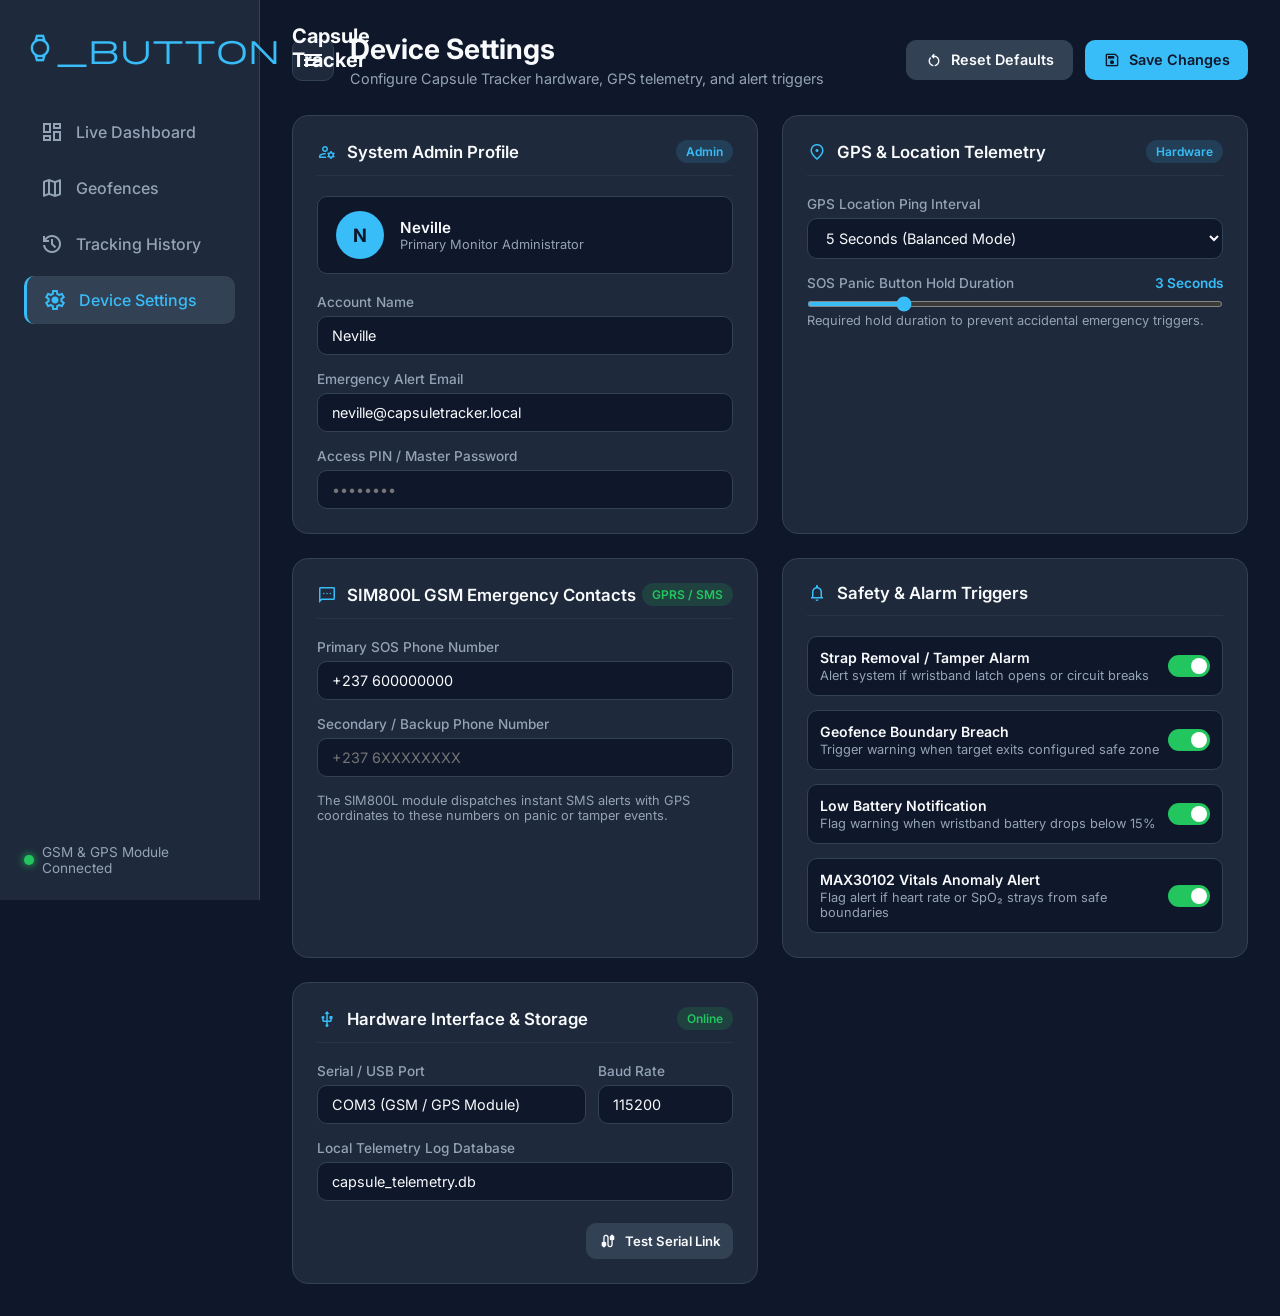
<file: Setting.html>
<!DOCTYPE html>
<html lang="en">
<head>
  <meta charset="UTF-8">
  <meta name="viewport" content="width=device-width, initial-scale=1.0">
  <title>Capsule Tracker | Device Settings</title>
  <!-- Google Fonts & Material Symbols -->
  <link rel="preconnect" href="https://fonts.googleapis.com">
  <link rel="stylesheet" href="https://fonts.googleapis.com/css2?family=Inter:wght@400;500;600;700&display=swap">
  <link rel="stylesheet" href="https://fonts.googleapis.com/css2?family=Material+Symbols+Outlined:opsz,wght,FILL,GRAD@24,400,0,0" />
  <link rel="stylesheet" href="Setting_style.css">
</head>
<body>
  <div class="app-layout">
    
    <!-- 1. SIDEBAR NAVIGATION -->
    <aside class="sidebar" id="sidebar">
      <div class="brand">
        <span class="material-symbols-outlined brand-icon">watch_button</span>
        <h2>Capsule Tracker</h2>
      </div>

      <nav class="nav-menu">
        <ul>
          <li>
            <a href="index.html"><span class="material-symbols-outlined">dashboard</span> Live Dashboard</a>
          </li>
          <li>
            <a href="Geofencing.html"><span class="material-symbols-outlined">map</span> Geofences</a>
          </li>
          <li>
            <a href="Tracking_History.html"><span class="material-symbols-outlined">history</span> Tracking History</a>
          </li>
          <li class="active">
            <a href="Setting.html"><span class="material-symbols-outlined">settings</span> Device Settings</a>
          </li>
        </ul>
      </nav>

      <div class="sidebar-footer">
        <span class="status-dot online"></span> GSM & GPS Module Connected
      </div>
    </aside>

    <!-- 2. MAIN SETTINGS CONTENT -->
    <main class="main-content">
      
      <!-- TOP HEADER WITH SIDEBAR TOGGLE & ACTIONS -->
      <header class="top-header">
        <div class="header-left">
          <button id="sidebarToggle" class="btn-toggle" aria-label="Toggle Navigation">
            <span class="material-symbols-outlined">menu</span>
          </button>

          <div class="header-title">
            <h1>Device Settings</h1>
            <p>Configure Capsule Tracker hardware, GPS telemetry, and alert triggers</p>
          </div>
        </div>

        <div class="header-actions">
          <button class="btn btn-secondary" id="resetDefaultsBtn" type="button">
            <span class="material-symbols-outlined">restart_alt</span> Reset Defaults
          </button>
          <button class="btn btn-primary" form="settings-form" type="submit">
            <span class="material-symbols-outlined">save</span> Save Changes
          </button>
        </div>
      </header>

      <!-- SETTINGS FORM GRID -->
      <form id="settings-form" class="settings-grid">
        
        <!-- SECTION 1: SYSTEM ADMIN PROFILE -->
        <article class="card settings-card">
          <div class="card-header">
            <h3><span class="material-symbols-outlined header-icon">manage_accounts</span> System Admin Profile</h3>
            <span class="badge badge-info">Admin</span>
          </div>
          
          <div class="profile-header-inline">
            <div class="avatar-container">
              <div class="avatar-placeholder" id="avatarText">N</div>
            </div>
            <div class="profile-details">
              <h4 id="profileDisplayName">Neville</h4>
              <p class="text-muted">Primary Monitor Administrator</p>
            </div>
          </div>

          <div class="form-container">
            <div class="form-group">
              <label for="admin-name">Account Name</label>
              <input type="text" id="admin-name" class="form-input" value="Neville">
            </div>

            <div class="form-group">
              <label for="admin-email">Emergency Alert Email</label>
              <input type="email" id="admin-email" class="form-input" value="neville@capsuletracker.local">
            </div>

            <div class="form-group">
              <label for="admin-password">Access PIN / Master Password</label>
              <input type="password" id="admin-password" class="form-input" placeholder="••••••••">
            </div>
          </div>
        </article>

        <!-- SECTION 2: GPS TELEMETRY & HARDWARE -->
        <article class="card settings-card">
          <div class="card-header">
            <h3><span class="material-symbols-outlined header-icon">location_on</span> GPS & Location Telemetry</h3>
            <span class="badge badge-info">Hardware</span>
          </div>

          <div class="form-container">
            <div class="form-group">
              <label for="gps-ping">GPS Location Ping Interval</label>
              <select id="gps-ping" class="form-input form-select">
                <option value="1">1 Second (Real-Time Dynamic)</option>
                <option value="5" selected>5 Seconds (Balanced Mode)</option>
                <option value="15">15 Seconds (Power Saver)</option>
              </select>
            </div>

            <div class="form-group">
              <div class="slider-header">
                <label for="sos-delay">SOS Panic Button Hold Duration</label>
                <span class="slider-value" id="sos-val">3 Seconds</span>
              </div>
              <input type="range" id="sos-delay" class="form-range" min="1" max="10" value="3">
              <span class="text-muted">Required hold duration to prevent accidental emergency triggers.</span>
            </div>
          </div>
        </article>

        <!-- SECTION 3: SIM800L EMERGENCY SMS CONTACTS -->
        <article class="card settings-card">
          <div class="card-header">
            <h3><span class="material-symbols-outlined header-icon">sms</span> SIM800L GSM Emergency Contacts</h3>
            <span class="badge badge-success">GPRS / SMS</span>
          </div>

          <div class="form-container">
            <div class="form-group">
              <label for="primary-phone">Primary SOS Phone Number</label>
              <input type="tel" id="primary-phone" class="form-input" value="+237 600000000" placeholder="+237 6XXXXXXXX">
            </div>

            <div class="form-group">
              <label for="secondary-phone">Secondary / Backup Phone Number</label>
              <input type="tel" id="secondary-phone" class="form-input" placeholder="+237 6XXXXXXXX">
            </div>

            <span class="text-muted">The SIM800L module dispatches instant SMS alerts with GPS coordinates to these numbers on panic or tamper events.</span>
          </div>
        </article>

        <!-- SECTION 4: SAFETY & SENSOR ALARM TRIGGERS -->
        <article class="card settings-card">
          <div class="card-header">
            <h3><span class="material-symbols-outlined header-icon">notifications</span> Safety & Alarm Triggers</h3>
          </div>

          <div class="toggle-list">
            
            <div class="toggle-item">
              <div class="toggle-info">
                <h4>Strap Removal / Tamper Alarm</h4>
                <p class="text-muted">Alert system if wristband latch opens or circuit breaks</p>
              </div>
              <label class="toggle-switch">
                <input type="checkbox" id="tamperAlarm" checked>
                <span class="slider"></span>
              </label>
            </div>

            <div class="toggle-item">
              <div class="toggle-info">
                <h4>Geofence Boundary Breach</h4>
                <p class="text-muted">Trigger warning when target exits configured safe zone</p>
              </div>
              <label class="toggle-switch">
                <input type="checkbox" id="geofenceAlert" checked>
                <span class="slider"></span>
              </label>
            </div>

            <div class="toggle-item">
              <div class="toggle-info">
                <h4>Low Battery Notification</h4>
                <p class="text-muted">Flag warning when wristband battery drops below 15%</p>
              </div>
              <label class="toggle-switch">
                <input type="checkbox" id="batteryAlert" checked>
                <span class="slider"></span>
              </label>
            </div>

            <div class="toggle-item">
              <div class="toggle-info">
                <h4>MAX30102 Vitals Anomaly Alert</h4>
                <p class="text-muted">Flag alert if heart rate or SpO₂ strays from safe boundaries</p>
              </div>
              <label class="toggle-switch">
                <input type="checkbox" id="vitalsAlert" checked>
                <span class="slider"></span>
              </label>
            </div>

          </div>
        </article>

        <!-- SECTION 5: SERIAL LINK & STORAGE -->
        <article class="card settings-card">
          <div class="card-header">
            <h3><span class="material-symbols-outlined header-icon">usb</span> Hardware Interface & Storage</h3>
            <span class="badge badge-success" id="dongleStatusBadge">Online</span>
          </div>

          <div class="form-container">
            <div class="form-row">
              <div class="form-group flex-2">
                <label for="com-port">Serial / USB Port</label>
                <input type="text" id="com-port" class="form-input" value="COM3 (GSM / GPS Module)">
              </div>
              <div class="form-group flex-1">
                <label for="baud-rate">Baud Rate</label>
                <input type="text" id="baud-rate" class="form-input" value="115200">
              </div>
            </div>

            <div class="form-group">
              <label for="db-name">Local Telemetry Log Database</label>
              <input type="text" id="db-name" class="form-input" value="capsule_telemetry.db">
            </div>

            <div class="db-action-row">
              <button type="button" class="btn btn-secondary btn-sm" id="testSerialBtn">
                <span class="material-symbols-outlined">cable</span> Test Serial Link
              </button>
            </div>
          </div>
        </article>

      </form>
    </main>
  </div>

  <!-- Toast Container for User Feedback -->
  <div id="toastContainer" class="toast-container"></div>

  <script src="setting.js"></script>
</body>
</html>
</file>
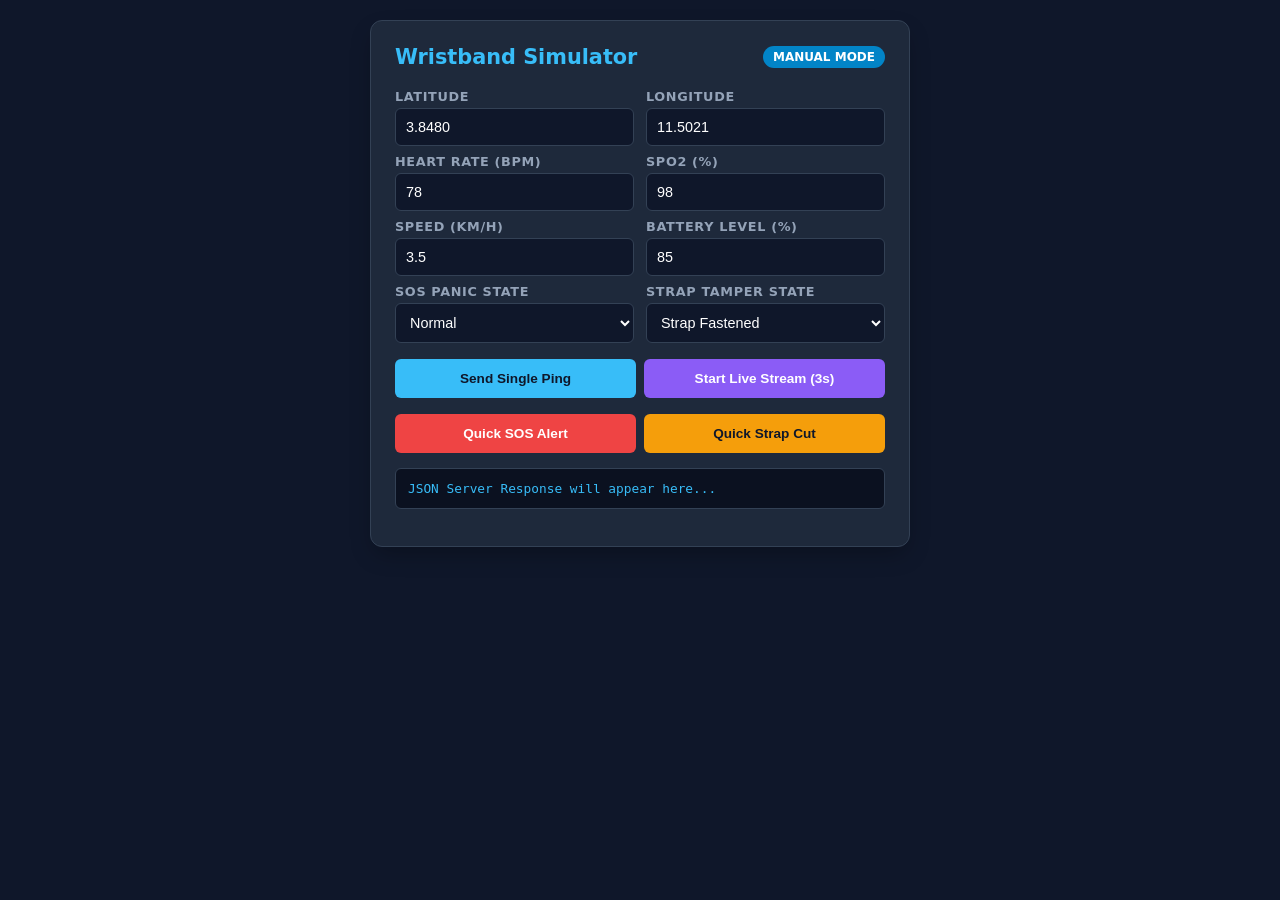
<file: simulator.html>
<!DOCTYPE html>
<html lang="en">
<head>
  <meta charset="UTF-8">
  <meta name="viewport" content="width=device-width, initial-scale=1.0">
  <title>Capsule Tracker | Telemetry Simulator</title>
  <style>
    :root {
      --bg: #0f172a;
      --card-bg: #1e293b;
      --border: #334155;
      --accent: #38bdf8;
      --danger: #ef4444;
      --warning: #f59e0b;
      --success: #10b981;
      --text: #f8fafc;
      --subtext: #94a3b8;
    }
    body {
      font-family: 'Segoe UI', system-ui, -apple-system, sans-serif;
      background: var(--bg);
      color: var(--text);
      padding: 20px;
      margin: 0;
      display: flex;
      justify-content: center;
    }
    .container {
      width: 100%;
      max-width: 540px;
      display: flex;
      flex-direction: column;
      gap: 16px;
    }
    .card {
      background: var(--card-bg);
      padding: 24px;
      border-radius: 12px;
      border: 1px solid var(--border);
      box-shadow: 0 10px 25px -5px rgba(0,0,0,0.3);
    }
    .header-flex {
      display: flex;
      align-items: center;
      justify-content: space-between;
      margin-bottom: 12px;
    }
    h2 {
      margin: 0;
      color: var(--accent);
      font-size: 1.3rem;
    }
    .badge {
      font-size: 0.75rem;
      padding: 4px 10px;
      border-radius: 20px;
      background: #0284c7;
      color: #fff;
      font-weight: 600;
    }
    .badge.active {
      background: var(--success);
      animation: pulse 1.5s infinite;
    }
    @keyframes pulse {
      0% { opacity: 1; }
      50% { opacity: 0.4; }
      100% { opacity: 1; }
    }
    .grid {
      display: grid;
      grid-template-columns: 1fr 1fr;
      gap: 12px;
    }
    label {
      display: block;
      margin-top: 8px;
      color: var(--subtext);
      font-size: 0.8rem;
      font-weight: 600;
      text-transform: uppercase;
      letter-spacing: 0.05em;
    }
    input, select {
      width: 100%;
      padding: 10px;
      margin-top: 4px;
      background: #0f172a;
      border: 1px solid var(--border);
      color: #fff;
      border-radius: 6px;
      box-sizing: border-box;
      font-size: 0.9rem;
    }
    input:focus, select:focus {
      outline: none;
      border-color: var(--accent);
    }
    .btn-group {
      display: flex;
      gap: 8px;
      margin-top: 16px;
    }
    button {
      flex: 1;
      padding: 12px;
      border: none;
      font-weight: bold;
      border-radius: 6px;
      cursor: pointer;
      transition: all 0.2s ease;
      font-size: 0.85rem;
    }
    .btn-primary { background: var(--accent); color: #0f172a; }
    .btn-primary:hover { background: #0284c7; color: #fff; }
    .btn-danger { background: var(--danger); color: #fff; }
    .btn-danger:hover { background: #dc2626; }
    .btn-warning { background: var(--warning); color: #0f172a; }
    .btn-warning:hover { background: #d97706; }
    .btn-stream { background: #8b5cf6; color: #fff; }
    .btn-stream.active { background: var(--danger); }
    
    pre {
      background: #0b1120;
      padding: 12px;
      border-radius: 6px;
      font-size: 0.8rem;
      overflow-x: auto;
      margin-top: 15px;
      border: 1px solid var(--border);
      color: #38bdf8;
      max-height: 180px;
    }
  </style>
</head>
<body>
  <div class="container">
    <div class="card">
      <div class="header-flex">
        <h2>Wristband Simulator</h2>
        <span id="statusBadge" class="badge">MANUAL MODE</span>
      </div>

      <form id="simForm">
        <div class="grid">
          <div>
            <label>Latitude</label>
            <input type="text" id="lat" value="3.8480">
          </div>
          <div>
            <label>Longitude</label>
            <input type="text" id="lng" value="11.5021">
          </div>
        </div>

        <div class="grid">
          <div>
            <label>Heart Rate (BPM)</label>
            <input type="number" id="hr" value="78">
          </div>
          <div>
            <label>SpO2 (%)</label>
            <input type="number" id="spo2" value="98">
          </div>
        </div>

        <div class="grid">
          <div>
            <label>Speed (km/h)</label>
            <input type="number" step="0.1" id="speed" value="3.5">
          </div>
          <div>
            <label>Battery Level (%)</label>
            <input type="number" id="battery" value="85">
          </div>
        </div>

        <div class="grid">
          <div>
            <label>SOS Panic State</label>
            <select id="sos">
              <option value="0">Normal</option>
              <option value="1">🚨 SOS Triggered!</option>
            </select>
          </div>
          <div>
            <label>Strap Tamper State</label>
            <select id="tamper">
              <option value="0">Strap Fastened</option>
              <option value="1">⚠️ Strap Cut / Removed!</option>
            </select>
          </div>
        </div>

        <!-- Action Buttons -->
        <div class="btn-group">
          <button type="submit" class="btn-primary">Send Single Ping</button>
          <button type="button" id="streamBtn" class="btn-stream">Start Live Stream (3s)</button>
        </div>

        <div class="btn-group">
          <button type="button" id="sosPresetBtn" class="btn-danger">Quick SOS Alert</button>
          <button type="button" id="tamperPresetBtn" class="btn-warning">Quick Strap Cut</button>
        </div>
      </form>

      <pre id="responseOutput">JSON Server Response will appear here...</pre>
    </div>
  </div>

  <script>
    let streamTimer = null;

    // Helper function to build JSON payload
    function getPayload() {
      return {
        device_id: 'WRISTBAND_01',
        latitude: parseFloat(document.getElementById('lat').value),
        longitude: parseFloat(document.getElementById('lng').value),
        speed: parseFloat(document.getElementById('speed').value),
        heart_rate: parseInt(document.getElementById('hr').value),
        spo2: parseInt(document.getElementById('spo2').value),
        battery_level: parseInt(document.getElementById('battery').value),
        sos_active: parseInt(document.getElementById('sos').value),
        tamper_status: parseInt(document.getElementById('tamper').value)
      };
    }

    // Core HTTP POST function targeting ingest_telemetry.php
    async function sendTelemetry(isAutomated = false) {
      const output = document.getElementById('responseOutput');
      if (!isAutomated) output.textContent = 'Sending telemetry ping...';

      const payload = getPayload();

      try {
        const res = await fetch('ingest_telemetry.php', {
          method: 'POST',
          headers: { 'Content-Type': 'application/json' },
          body: JSON.stringify(payload)
        });
        const result = await res.json();
        
        output.textContent = "Payload Sent:\n" + JSON.stringify(payload, null, 2) + 
                           "\n\nServer Response:\n" + JSON.stringify(result, null, 2);

      } catch (err) {
        output.textContent = 'Connection Error: ' + err.message;
      }
    }

    // 1. Manual Submit Form
    document.getElementById('simForm').addEventListener('submit', (e) => {
      e.preventDefault();
      sendTelemetry();
    });

    // 2. Toggle Live Stream Mode (Simulates walking / GPS movement)
    const streamBtn = document.getElementById('streamBtn');
    const statusBadge = document.getElementById('statusBadge');

    streamBtn.addEventListener('click', () => {
      if (streamTimer) {
        // Stop Streaming
        clearInterval(streamTimer);
        streamTimer = null;
        streamBtn.textContent = 'Start Live Stream (3s)';
        streamBtn.classList.remove('active');
        statusBadge.textContent = 'MANUAL MODE';
        statusBadge.classList.remove('active');
      } else {
        // Start Streaming
        streamBtn.textContent = 'Stop Streaming';
        streamBtn.classList.add('active');
        statusBadge.textContent = 'LIVE STREAMING';
        statusBadge.classList.add('active');

        sendTelemetry(true);

        streamTimer = setInterval(() => {
          // Add small random GPS drift (approx. 5-15 meters)
          const currentLat = parseFloat(document.getElementById('lat').value);
          const currentLng = parseFloat(document.getElementById('lng').value);

          document.getElementById('lat').value = (currentLat + (Math.random() - 0.5) * 0.0003).toFixed(6);
          document.getElementById('lng').value = (currentLng + (Math.random() - 0.5) * 0.0003).toFixed(6);

          sendTelemetry(true);
        }, 3000);
      }
    });

    // 3. Preset Action: Immediate Panic SOS
    document.getElementById('sosPresetBtn').addEventListener('click', () => {
      document.getElementById('sos').value = "1";
      sendTelemetry();
      setTimeout(() => { document.getElementById('sos').value = "0"; }, 2000);
    });

    // 4. Preset Action: Immediate Strap Tamper
    document.getElementById('tamperPresetBtn').addEventListener('click', () => {
      document.getElementById('tamper').value = "1";
      sendTelemetry();
      setTimeout(() => { document.getElementById('tamper').value = "0"; }, 2000);
    });
  </script>
</body>
</html>
</file>
<file: Setting_style.css>
/* ==========================================================================
   1. DESIGN SYSTEM & VARIABLES
   ========================================================================== */
:root {
  /* Dark Theme Color Palette */
  --bg-dark: #0f172a;          /* Deep slate background */
  --bg-card: #1e293b;          /* Elevated card surface */
  --bg-card-hover: #334155;    /* Hover state for cards */
  --border-color: #334155;     /* Subtle borders */
  
  /* Text Colors */
  --text-main: #f8fafc;        /* High contrast primary text */
  --text-muted: #94a3b8;       /* Secondary/label text */
  
  /* Status & Accent Colors */
  --accent-primary: #38bdf8;   /* Cyan highlight */
  --status-success: #22c55e;   /* Normal / Online Green */
  --status-warning: #f59e0b;   /* Caution / Battery Amber */
  --status-danger: #ef4444;    /* Tamper / SOS Red */
  
  /* Layout & Sizing */
  --sidebar-width: 260px;
  --radius-lg: 16px;
  --radius-md: 10px;
  --radius-sm: 6px;
  --transition: all 0.3s cubic-bezier(0.4, 0, 0.2, 1);
}

/* ==========================================================================
   2. BASE RESETS & APP SHELL
   ========================================================================== */
* {
  margin: 0;
  padding: 0;
  box-sizing: border-box;
  font-family: 'Inter', system-ui, -apple-system, sans-serif;
}

body {
  background-color: var(--bg-dark);
  color: var(--text-main);
  min-height: 100vh;
  overflow-x: hidden;
}

.app-layout {
  display: flex;
  min-height: 100vh;
}

/* ==========================================================================
   3. SIDEBAR NAVIGATION & OVERLAY
   ========================================================================== */
.sidebar {
  width: var(--sidebar-width);
  background-color: var(--bg-card);
  border-right: 1px solid var(--border-color);
  display: flex;
  flex-direction: column;
  padding: 24px;
  position: fixed;
  height: 100vh;
  top: 0;
  left: 0;
  z-index: 1000;
  transition: var(--transition);
}

.brand {
  display: flex;
  align-items: center;
  gap: 12px;
  margin-bottom: 36px;
  color: var(--accent-primary);
}

.brand-icon {
  font-size: 32px;
}

.brand h2 {
  font-size: 1.25rem;
  font-weight: 700;
  color: var(--text-main);
}

.nav-menu ul {
  list-style: none;
  display: flex;
  flex-direction: column;
  gap: 8px;
}

.nav-menu a {
  display: flex;
  align-items: center;
  gap: 12px;
  padding: 12px 16px;
  color: var(--text-muted);
  text-decoration: none;
  border-radius: var(--radius-md);
  font-weight: 500;
  transition: var(--transition);
}

.nav-menu li.active a,
.nav-menu a:hover {
  background-color: var(--bg-card-hover);
  color: var(--text-main);
}

.nav-menu li.active a {
  color: var(--accent-primary);
  border-left: 3px solid var(--accent-primary);
}

.sidebar-footer {
  margin-top: auto;
  display: flex;
  align-items: center;
  gap: 8px;
  font-size: 0.85rem;
  color: var(--text-muted);
}

.status-dot {
  width: 10px;
  height: 10px;
  border-radius: 50%;
}

.status-dot.online {
  background-color: var(--status-success);
  box-shadow: 0 0 8px var(--status-success);
}

.sidebar-overlay {
  display: none;
  position: fixed;
  top: 0;
  left: 0;
  width: 100vw;
  height: 100vh;
  background-color: rgba(15, 23, 42, 0.75);
  backdrop-filter: blur(4px);
  z-index: 999;
}

.sidebar-overlay.active {
  display: block;
}

/* ==========================================================================
   4. MAIN CONTENT & HEADER
   ========================================================================== */
.main-content {
  margin-left: var(--sidebar-width);
  flex: 1;
  padding: 32px;
  transition: var(--transition);
}

.top-header {
  display: flex;
  justify-content: space-between;
  align-items: center;
  margin-bottom: 28px;
  gap: 16px;
}

.header-left {
  display: flex;
  align-items: center;
  gap: 16px;
}

.btn-toggle {
  background-color: var(--bg-card);
  border: 1px solid var(--border-color);
  color: var(--text-main);
  width: 42px;
  height: 42px;
  border-radius: var(--radius-md);
  display: flex;
  align-items: center;
  justify-content: center;
  cursor: pointer;
  transition: var(--transition);
}

.btn-toggle:hover {
  background-color: var(--bg-card-hover);
  color: var(--accent-primary);
}

.header-title h1 {
  font-size: 1.75rem;
  font-weight: 700;
}

.header-title p {
  color: var(--text-muted);
  font-size: 0.9rem;
  margin-top: 4px;
}

.header-actions {
  display: flex;
  gap: 12px;
}

/* ==========================================================================
   5. SETTINGS GRID & CARDS
   ========================================================================== */
.settings-grid {
  display: grid;
  grid-template-columns: repeat(auto-fit, minmax(380px, 1fr));
  gap: 24px;
}

.card {
  background-color: var(--bg-card);
  border: 1px solid var(--border-color);
  border-radius: var(--radius-lg);
  padding: 24px;
  display: flex;
  flex-direction: column;
}

.card-header {
  display: flex;
  justify-content: space-between;
  align-items: center;
  margin-bottom: 20px;
  border-bottom: 1px solid rgba(255, 255, 255, 0.05);
  padding-bottom: 12px;
}

.card-header h3 {
  font-size: 1.05rem;
  font-weight: 600;
  display: flex;
  align-items: center;
  gap: 10px;
  color: var(--text-main);
}

.header-icon {
  color: var(--accent-primary);
  font-size: 20px;
}

.badge {
  padding: 4px 10px;
  border-radius: 20px;
  font-size: 0.75rem;
  font-weight: 600;
}

.badge-info {
  background-color: rgba(56, 189, 248, 0.15);
  color: var(--accent-primary);
}

.badge-success {
  background-color: rgba(34, 197, 94, 0.15);
  color: var(--status-success);
}

/* Profile Section */
.profile-header-inline {
  display: flex;
  align-items: center;
  gap: 16px;
  margin-bottom: 20px;
  background-color: var(--bg-dark);
  padding: 14px 18px;
  border-radius: var(--radius-md);
  border: 1px solid var(--border-color);
}

.avatar-placeholder {
  width: 48px;
  height: 48px;
  border-radius: 50%;
  background-color: var(--accent-primary);
  color: var(--bg-dark);
  display: flex;
  align-items: center;
  justify-content: center;
  font-weight: 700;
  font-size: 1.15rem;
}

.profile-details h4 {
  font-size: 0.95rem;
  font-weight: 600;
}

/* ==========================================================================
   6. FORM CONTROLS & INPUTS
   ========================================================================== */
.form-container {
  display: flex;
  flex-direction: column;
  gap: 16px;
}

.form-row {
  display: flex;
  gap: 12px;
}

.flex-1 { flex: 1; }
.flex-2 { flex: 2; }

.form-group {
  display: flex;
  flex-direction: column;
  gap: 6px;
}

.form-group label {
  font-size: 0.85rem;
  color: var(--text-muted);
  font-weight: 500;
}

.form-input {
  background-color: var(--bg-dark);
  border: 1px solid var(--border-color);
  border-radius: var(--radius-md);
  padding: 10px 14px;
  color: var(--text-main);
  font-size: 0.9rem;
  outline: none;
  transition: var(--transition);
  width: 100%;
}

.form-input:focus {
  border-color: var(--accent-primary);
  box-shadow: 0 0 0 2px rgba(56, 189, 248, 0.2);
}

.form-select {
  cursor: pointer;
}

.slider-header {
  display: flex;
  justify-content: space-between;
  align-items: center;
}

.slider-value {
  font-size: 0.85rem;
  color: var(--accent-primary);
  font-weight: 600;
}

.form-range {
  accent-color: var(--accent-primary);
  height: 6px;
  background: var(--bg-dark);
  border-radius: var(--radius-sm);
  cursor: pointer;
  margin-top: 4px;
}

/* Toggle Switches */
.toggle-list {
  display: flex;
  flex-direction: column;
  gap: 14px;
}

.toggle-item {
  display: flex;
  justify-content: space-between;
  align-items: center;
  padding: 12px;
  background-color: var(--bg-dark);
  border-radius: var(--radius-md);
  border: 1px solid var(--border-color);
}

.toggle-info h4 {
  font-size: 0.88rem;
  font-weight: 600;
  margin-bottom: 2px;
}

.toggle-switch {
  position: relative;
  display: inline-block;
  width: 42px;
  height: 22px;
  flex-shrink: 0;
}

.toggle-switch input {
  opacity: 0;
  width: 0;
  height: 0;
}

.slider {
  position: absolute;
  cursor: pointer;
  top: 0; left: 0; right: 0; bottom: 0;
  background-color: var(--border-color);
  transition: .3s;
  border-radius: 20px;
}

.slider:before {
  position: absolute;
  content: "";
  height: 16px;
  width: 16px;
  left: 3px;
  bottom: 3px;
  background-color: white;
  transition: .3s;
  border-radius: 50%;
}

input:checked + .slider {
  background-color: var(--status-success);
}

input:checked + .slider:before {
  transform: translateX(20px);
}

/* ==========================================================================
   7. BUTTONS, UTILITIES & TOAST NOTIFICATIONS
   ========================================================================== */
.btn {
  display: flex;
  align-items: center;
  justify-content: center;
  gap: 8px;
  padding: 10px 18px;
  border-radius: var(--radius-md);
  border: none;
  font-weight: 600;
  font-size: 0.9rem;
  cursor: pointer;
  transition: var(--transition);
}

.btn .material-symbols-outlined {
  font-size: 18px;
}

.btn-primary {
  background-color: var(--accent-primary);
  color: var(--bg-dark);
}

.btn-primary:hover {
  background-color: #7dd3fc;
  box-shadow: 0 0 12px rgba(56, 189, 248, 0.3);
}

.btn-secondary {
  background-color: var(--bg-card-hover);
  color: var(--text-main);
  border: 1px solid var(--border-color);
}

.btn-secondary:hover {
  background-color: #475569;
}

.btn-sm {
  padding: 8px 12px;
  font-size: 0.82rem;
}

.db-action-row {
  margin-top: 6px;
  display: flex;
  justify-content: flex-end;
}

.text-muted {
  color: var(--text-muted);
  font-size: 0.8rem;
}

/* Toast Notifications */
.toast-container {
  position: fixed;
  bottom: 24px;
  right: 24px;
  display: flex;
  flex-direction: column;
  gap: 10px;
  z-index: 1100;
}

.toast {
  background-color: var(--bg-card);
  border: 1px solid var(--border-color);
  color: var(--text-main);
  padding: 12px 18px;
  border-radius: var(--radius-md);
  display: flex;
  align-items: center;
  gap: 12px;
  box-shadow: 0 8px 24px rgba(0, 0, 0, 0.4);
  animation: slideIn 0.3s ease-out forwards;
  font-size: 0.88rem;
}

.toast.success {
  border-left: 4px solid var(--status-success);
}

.toast.info {
  border-left: 4px solid var(--accent-primary);
}

@keyframes slideIn {
  from {
    transform: translateX(100%);
    opacity: 0;
  }
  to {
    transform: translateX(0);
    opacity: 1;
  }
}

/* ==========================================================================
   8. RESPONSIVE MEDIA QUERIES
   ========================================================================== */
body.sidebar-collapsed .sidebar {
  transform: translateX(-100%);
}

body.sidebar-collapsed .main-content {
  margin-left: 0;
}

@media screen and (max-width: 1024px) {
  .settings-grid {
    grid-template-columns: 1fr;
  }
}

@media screen and (max-width: 992px) {
  .sidebar {
    left: -280px;
    box-shadow: 8px 0 24px rgba(0, 0, 0, 0.6);
  }

  body.sidebar-open .sidebar {
    left: 0;
  }

  .main-content {
    margin-left: 0 !important;
    padding: 20px 16px;
  }
}

@media screen and (max-width: 768px) {
  .top-header {
    flex-direction: column;
    align-items: flex-start;
  }

  .header-actions {
    width: 100%;
    display: grid;
    grid-template-columns: 1fr 1fr;
    gap: 8px;
  }

  .btn {
    padding: 10px 8px;
    font-size: 0.82rem;
  }

  .form-row {
    flex-direction: column;
  }
}

@media screen and (max-width: 480px) {
  .header-actions {
    grid-template-columns: 1fr;
  }

  .toast-container {
    left: 16px;
    right: 16px;
    bottom: 16px;
  }
}
</file>
